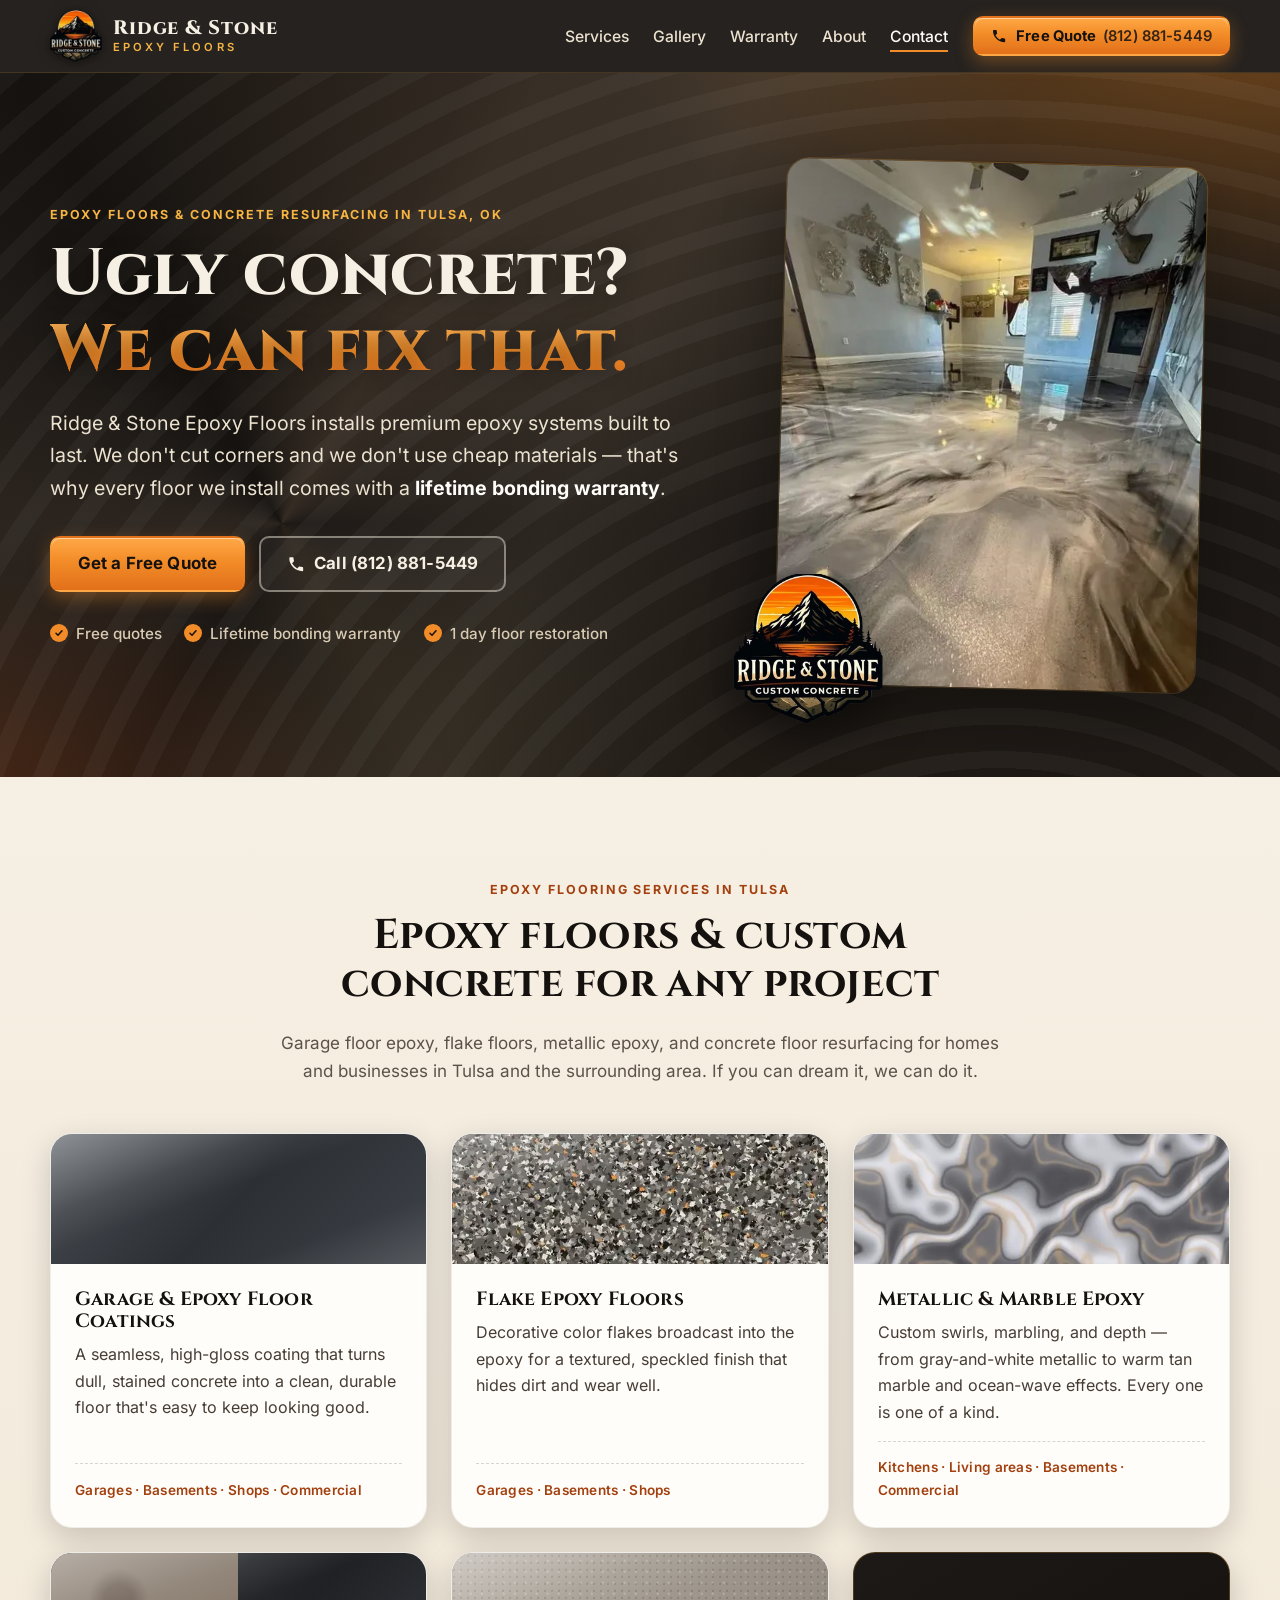
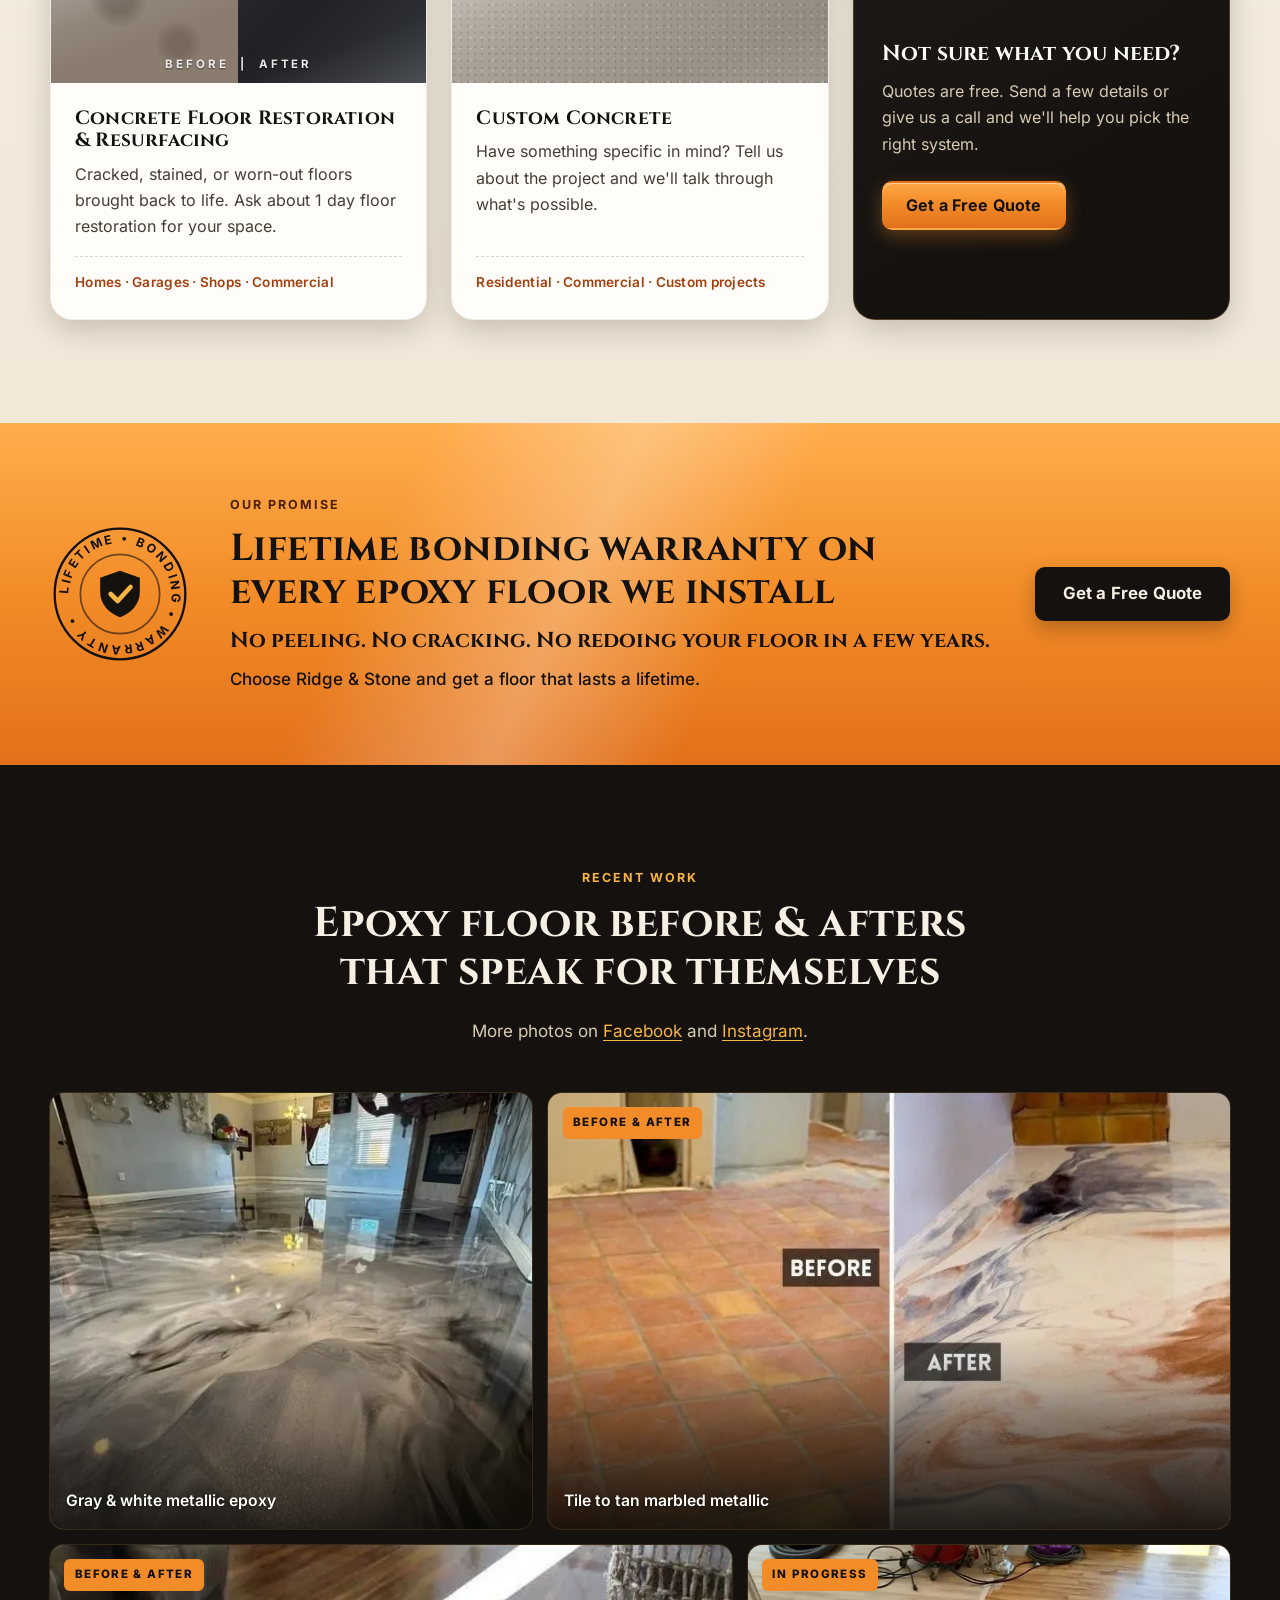
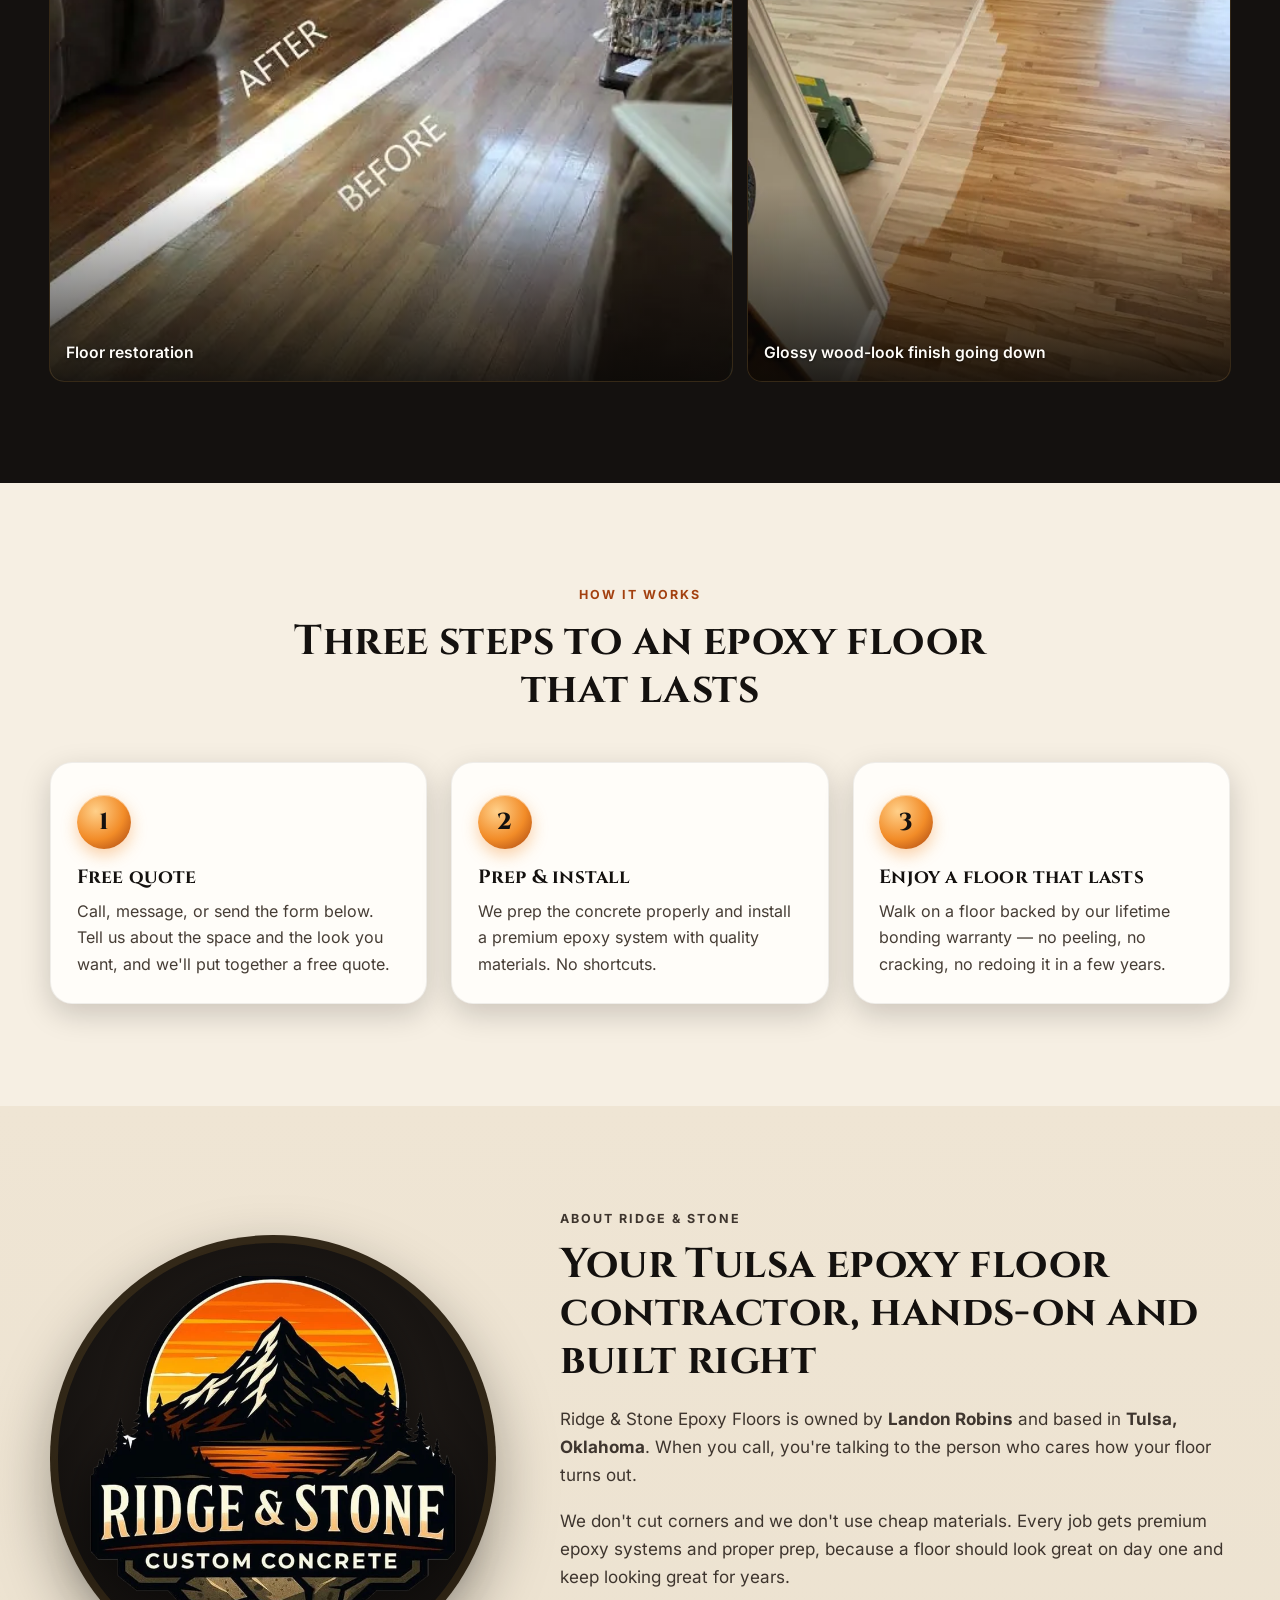
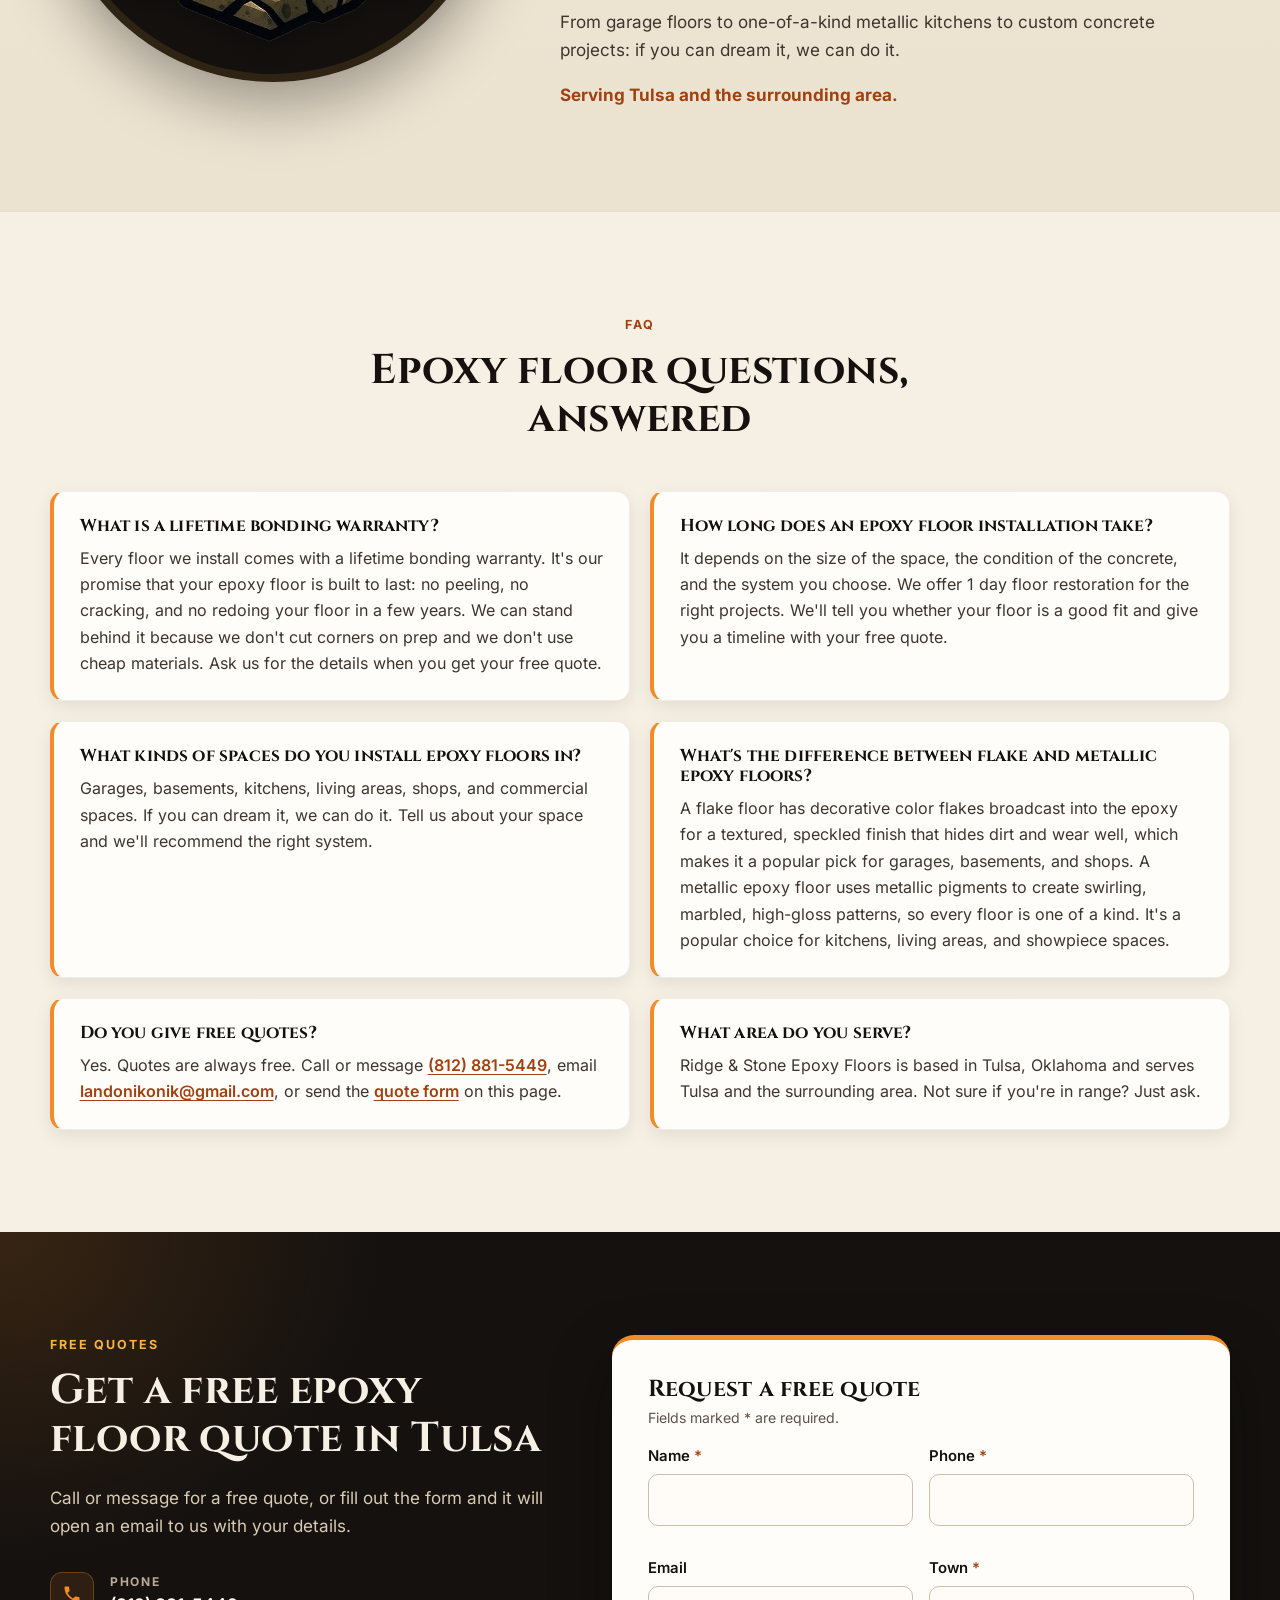
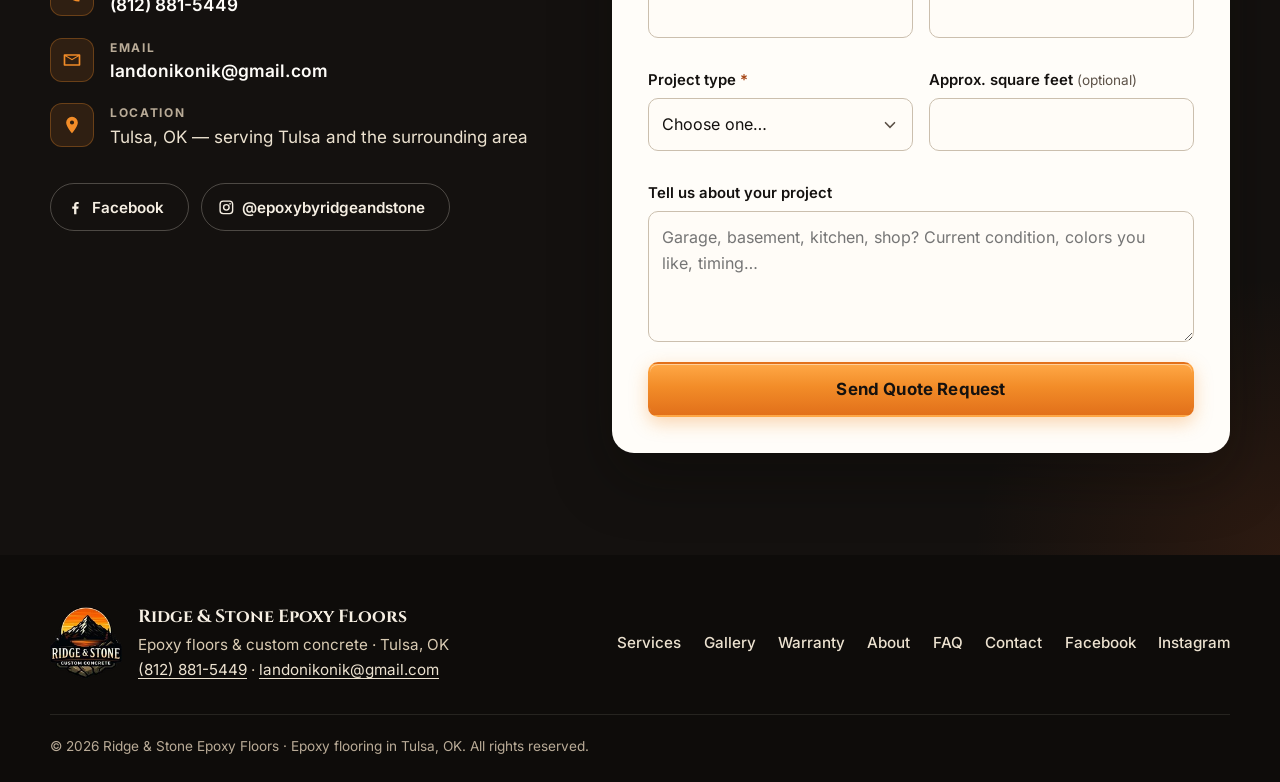
<file: index.html>
<!DOCTYPE html>
<html lang="en-US">
<head>
  <meta charset="utf-8">
  <meta name="viewport" content="width=device-width, initial-scale=1">
  <title>Epoxy Floors Tulsa, OK | Ridge &amp; Stone Epoxy Floors</title>
  <meta name="description" content="Garage floor epoxy, flake &amp; metallic epoxy floors, and concrete floor resurfacing in Tulsa, OK. Lifetime bonding warranty on every floor. Free quotes.">
  <meta name="robots" content="index, follow, max-image-preview:large">
  <meta name="theme-color" content="#14110f">
  <meta name="format-detection" content="telephone=no">
  <link rel="canonical" href="https://masonutt99.github.io/ridge-stone-epoxy/">

  <!-- Preload critical assets: self-hosted fonts (no third-party render blocking) + hero image -->
  <link rel="preload" href="assets/fonts/cinzel-latin.woff2" as="font" type="font/woff2" crossorigin>
  <link rel="preload" href="assets/fonts/inter-latin.woff2" as="font" type="font/woff2" crossorigin>
  <link rel="preload" as="image" type="image/webp" href="assets/img/metallic-gray-white-480.webp"
        imagesrcset="assets/img/metallic-gray-white-480.webp 480w, assets/img/metallic-gray-white-600.webp 600w, assets/img/metallic-gray-white.webp 720w"
        imagesizes="(max-width: 600px) calc(100vw - 2rem), (max-width: 900px) 360px, 420px" fetchpriority="high">
  <link rel="stylesheet" href="css/styles.css">

  <!-- Open Graph -->
  <meta property="og:type" content="website">
  <meta property="og:locale" content="en_US">
  <meta property="og:site_name" content="Ridge &amp; Stone Epoxy Floors">
  <meta property="og:title" content="Epoxy Floors in Tulsa, OK | Ridge &amp; Stone Epoxy Floors">
  <meta property="og:description" content="Garage, flake &amp; metallic epoxy floors and concrete floor resurfacing in Tulsa, OK. Lifetime bonding warranty. Free quotes: (812) 881-5449.">
  <meta property="og:url" content="https://masonutt99.github.io/ridge-stone-epoxy/">
  <meta property="og:image" content="https://masonutt99.github.io/ridge-stone-epoxy/assets/img/og-image.jpg">
  <meta property="og:image:secure_url" content="https://masonutt99.github.io/ridge-stone-epoxy/assets/img/og-image.jpg">
  <meta property="og:image:type" content="image/jpeg">
  <meta property="og:image:width" content="1200">
  <meta property="og:image:height" content="630">
  <meta property="og:image:alt" content="Ridge &amp; Stone logo over a glossy metallic epoxy floor, with the text Premium Epoxy Floors, Built to Last, Tulsa, OK">

  <!-- Twitter / X card -->
  <meta name="twitter:card" content="summary_large_image">
  <meta name="twitter:title" content="Epoxy Floors in Tulsa, OK | Ridge &amp; Stone Epoxy Floors">
  <meta name="twitter:description" content="Garage, flake &amp; metallic epoxy floors and concrete floor resurfacing in Tulsa, OK. Lifetime bonding warranty. Free quotes.">
  <meta name="twitter:image" content="https://masonutt99.github.io/ridge-stone-epoxy/assets/img/og-image.jpg">
  <meta name="twitter:image:alt" content="Ridge &amp; Stone logo over a glossy metallic epoxy floor">

  <link rel="icon" type="image/png" sizes="32x32" href="assets/img/logo-32.png">
  <link rel="icon" type="image/png" sizes="64x64" href="assets/img/logo-64.png">
  <link rel="apple-touch-icon" sizes="180x180" href="assets/img/apple-touch-icon.png">
  <link rel="sitemap" type="application/xml" href="sitemap.xml">

  <script type="application/ld+json">
  {
    "@context": "https://schema.org",
    "@graph": [
      {
        "@type": "HomeAndConstructionBusiness",
        "@id": "https://masonutt99.github.io/ridge-stone-epoxy/#business",
        "name": "Ridge & Stone Epoxy Floors",
        "alternateName": "Ridge & Stone Custom Concrete",
        "description": "Epoxy flooring and custom concrete contractor in Tulsa, Oklahoma: garage floor epoxy, flake floors, metallic and marble epoxy, concrete floor restoration and resurfacing. Every floor comes with a lifetime bonding warranty.",
        "slogan": "Ugly concrete? We can fix that.",
        "url": "https://masonutt99.github.io/ridge-stone-epoxy/",
        "logo": "https://masonutt99.github.io/ridge-stone-epoxy/assets/img/logo-512.png",
        "image": [
          "https://masonutt99.github.io/ridge-stone-epoxy/assets/img/og-image.jpg",
          "https://masonutt99.github.io/ridge-stone-epoxy/assets/img/metallic-gray-white.jpg",
          "https://masonutt99.github.io/ridge-stone-epoxy/assets/img/before-after-marble.jpg"
        ],
        "telephone": "+1-812-881-5449",
        "email": "landonikonik@gmail.com",
        "address": {
          "@type": "PostalAddress",
          "addressLocality": "Tulsa",
          "addressRegion": "OK",
          "addressCountry": "US"
        },
        "areaServed": [
          {
            "@type": "City",
            "name": "Tulsa",
            "containedInPlace": { "@type": "State", "name": "Oklahoma" }
          },
          { "@type": "Place", "name": "Tulsa, OK and the surrounding area" }
        ],
        "founder": { "@type": "Person", "name": "Landon Robins" },
        "knowsAbout": ["Epoxy flooring", "Garage floor epoxy", "Flake epoxy floors", "Metallic epoxy floors", "Concrete floor resurfacing", "Custom concrete"],
        "sameAs": [
          "https://www.facebook.com/profile.php?id=61583921176945",
          "https://www.instagram.com/epoxybyridgeandstone/"
        ],
        "hasOfferCatalog": {
          "@type": "OfferCatalog",
          "name": "Epoxy flooring and concrete services",
          "itemListElement": [
            { "@type": "Offer", "itemOffered": { "@type": "Service", "name": "Epoxy floor coatings", "serviceType": "Epoxy flooring", "description": "Seamless, high-gloss epoxy floors for garages, basements, shops and commercial spaces.", "areaServed": "Tulsa, OK" } },
            { "@type": "Offer", "itemOffered": { "@type": "Service", "name": "Flake epoxy floors", "serviceType": "Flake floor coating", "description": "Decorative color flakes broadcast into epoxy for a textured, speckled garage or basement floor.", "areaServed": "Tulsa, OK" } },
            { "@type": "Offer", "itemOffered": { "@type": "Service", "name": "Metallic & marble epoxy floors", "serviceType": "Metallic epoxy flooring", "description": "Custom metallic and marbled epoxy floors for kitchens, living areas, basements and commercial spaces.", "areaServed": "Tulsa, OK" } },
            { "@type": "Offer", "itemOffered": { "@type": "Service", "name": "Concrete floor restoration & resurfacing", "serviceType": "Concrete resurfacing", "description": "Restoring cracked, stained or worn floors, including 1 day floor restoration for suitable projects.", "areaServed": "Tulsa, OK" } },
            { "@type": "Offer", "itemOffered": { "@type": "Service", "name": "Custom concrete", "serviceType": "Custom concrete", "description": "Custom concrete for residential and commercial projects.", "areaServed": "Tulsa, OK" } }
          ]
        }
      },
      {
        "@type": "WebSite",
        "@id": "https://masonutt99.github.io/ridge-stone-epoxy/#website",
        "name": "Ridge & Stone Epoxy Floors",
        "url": "https://masonutt99.github.io/ridge-stone-epoxy/",
        "inLanguage": "en-US",
        "publisher": { "@id": "https://masonutt99.github.io/ridge-stone-epoxy/#business" }
      },
      {
        "@type": "FAQPage",
        "@id": "https://masonutt99.github.io/ridge-stone-epoxy/#faq",
        "mainEntity": [
          {
            "@type": "Question",
            "name": "What is a lifetime bonding warranty?",
            "acceptedAnswer": { "@type": "Answer", "text": "Every floor we install comes with a lifetime bonding warranty. It's our promise that your epoxy floor is built to last: no peeling, no cracking, and no redoing your floor in a few years. We can stand behind it because we don't cut corners on prep and we don't use cheap materials. Ask us for the details when you get your free quote." }
          },
          {
            "@type": "Question",
            "name": "How long does an epoxy floor installation take?",
            "acceptedAnswer": { "@type": "Answer", "text": "It depends on the size of the space, the condition of the concrete, and the system you choose. We offer 1 day floor restoration for the right projects. We'll tell you whether your floor is a good fit and give you a timeline with your free quote." }
          },
          {
            "@type": "Question",
            "name": "What kinds of spaces do you install epoxy floors in?",
            "acceptedAnswer": { "@type": "Answer", "text": "Garages, basements, kitchens, living areas, shops, and commercial spaces. If you can dream it, we can do it. Tell us about your space and we'll recommend the right system." }
          },
          {
            "@type": "Question",
            "name": "What's the difference between flake and metallic epoxy floors?",
            "acceptedAnswer": { "@type": "Answer", "text": "A flake floor has decorative color flakes broadcast into the epoxy for a textured, speckled finish that hides dirt and wear well, which makes it a popular pick for garages, basements, and shops. A metallic epoxy floor uses metallic pigments to create swirling, marbled, high-gloss patterns, so every floor is one of a kind. It's a popular choice for kitchens, living areas, and showpiece spaces." }
          },
          {
            "@type": "Question",
            "name": "Do you give free quotes?",
            "acceptedAnswer": { "@type": "Answer", "text": "Yes. Quotes are always free. Call or message (812) 881-5449, email landonikonik@gmail.com, or send the quote form on this page." }
          },
          {
            "@type": "Question",
            "name": "What area do you serve?",
            "acceptedAnswer": { "@type": "Answer", "text": "Ridge & Stone Epoxy Floors is based in Tulsa, Oklahoma and serves Tulsa and the surrounding area. Not sure if you're in range? Just ask." }
          }
        ]
      }
    ]
  }
  </script>
</head>
<body>
  <a class="skip-link" href="#main">Skip to main content</a>

  <header class="site-header" id="top">
    <div class="container header-inner">
      <a class="brand" href="#top" aria-label="Ridge &amp; Stone Epoxy Floors, back to top">
        <img src="assets/img/logo-120.webp" srcset="assets/img/logo-120.webp 1x, assets/img/logo-240.webp 2x" alt="" width="120" height="120" class="brand-logo">
        <span class="brand-text">
          <span class="brand-name">Ridge &amp; Stone</span>
          <span class="brand-sub">Epoxy Floors</span>
        </span>
      </a>

      <button class="nav-toggle" type="button" aria-expanded="false" aria-controls="primary-nav">
        <span class="sr-only">Menu</span>
        <span class="nav-toggle-bar" aria-hidden="true"></span>
      </button>

      <nav class="primary-nav" id="primary-nav" aria-label="Primary">
        <ul>
          <li><a href="#services">Services</a></li>
          <li><a href="#gallery">Gallery</a></li>
          <li><a href="#warranty">Warranty</a></li>
          <li><a href="#about">About</a></li>
          <li><a href="#contact">Contact</a></li>
        </ul>
        <a class="btn btn-primary btn-sm nav-cta" href="tel:+18128815449">
          <svg class="icon" aria-hidden="true" viewBox="0 0 24 24"><path d="M6.6 10.8a15.1 15.1 0 0 0 6.6 6.6l2.2-2.2a1 1 0 0 1 1-.25 11.4 11.4 0 0 0 3.6.57 1 1 0 0 1 1 1V20a1 1 0 0 1-1 1A17 17 0 0 1 3 4a1 1 0 0 1 1-1h3.5a1 1 0 0 1 1 1c0 1.25.2 2.45.57 3.57a1 1 0 0 1-.25 1z"/></svg>
          <span>Free Quote <span class="nav-cta-phone">(812) 881-5449</span></span>
        </a>
      </nav>
    </div>
  </header>

  <main id="main">
    <!-- HERO -->
    <section class="hero" aria-labelledby="hero-title">
      <div class="hero-bg" aria-hidden="true"></div>
      <div class="container hero-inner">
        <div class="hero-copy">
          <h1 id="hero-title">
            <span class="eyebrow h1-kicker">Epoxy Floors &amp; Concrete Resurfacing in Tulsa, OK</span>
            Ugly concrete? <span class="accent">We can fix that.</span>
          </h1>
          <p class="lead">Ridge &amp; Stone Epoxy Floors installs premium epoxy systems built to last. We don't cut corners and we don't use cheap materials &mdash; that's why every floor we install comes with a <strong>lifetime bonding warranty</strong>.</p>
          <div class="hero-ctas">
            <a class="btn btn-primary btn-lg" href="#contact">Get a Free Quote</a>
            <a class="btn btn-ghost btn-lg" href="tel:+18128815449">
              <svg class="icon" aria-hidden="true" viewBox="0 0 24 24"><path d="M6.6 10.8a15.1 15.1 0 0 0 6.6 6.6l2.2-2.2a1 1 0 0 1 1-.25 11.4 11.4 0 0 0 3.6.57 1 1 0 0 1 1 1V20a1 1 0 0 1-1 1A17 17 0 0 1 3 4a1 1 0 0 1 1-1h3.5a1 1 0 0 1 1 1c0 1.25.2 2.45.57 3.57a1 1 0 0 1-.25 1z"/></svg>
              Call (812) 881-5449
            </a>
          </div>
          <ul class="hero-points" aria-label="Highlights">
            <li>Free quotes</li>
            <li>Lifetime bonding warranty</li>
            <li>1 day floor restoration</li>
          </ul>
        </div>

        <div class="hero-visual">
          <figure class="hero-photo">
            <picture>
              <source type="image/webp" srcset="assets/img/metallic-gray-white-480.webp 480w, assets/img/metallic-gray-white-600.webp 600w, assets/img/metallic-gray-white.webp 720w" sizes="(max-width: 600px) calc(100vw - 2rem), (max-width: 900px) 360px, 420px">
              <img src="assets/img/metallic-gray-white.jpg" alt="High-gloss gray and white metallic epoxy floor installed through an open living room" width="720" height="960" fetchpriority="high" decoding="async">
            </picture>
          </figure>
          <img class="hero-badge" src="assets/img/logo-240.webp" srcset="assets/img/logo-120.webp 120w, assets/img/logo-240.webp 240w" sizes="(max-width: 600px) 110px, 150px" alt="" width="240" height="240" aria-hidden="true" decoding="async">
        </div>
      </div>
    </section>

    <!-- SERVICES -->
    <section class="section services" id="services" aria-labelledby="services-title">
      <div class="container">
        <div class="section-head">
          <p class="eyebrow">Epoxy flooring services in Tulsa</p>
          <h2 id="services-title">Epoxy floors &amp; custom concrete for any project</h2>
          <p>Garage floor epoxy, flake floors, metallic epoxy, and concrete floor resurfacing for homes and businesses in Tulsa and the surrounding area. If you can dream it, we can do it.</p>
        </div>

        <ul class="card-grid" role="list">
          <li class="card">
            <div class="swatch swatch-epoxy" aria-hidden="true"></div>
            <div class="card-body">
              <h3>Garage &amp; Epoxy Floor Coatings</h3>
              <p>A seamless, high-gloss coating that turns dull, stained concrete into a clean, durable floor that's easy to keep looking good.</p>
              <p class="spaces"><span class="sr-only">Typical spaces: </span>Garages &middot; Basements &middot; Shops &middot; Commercial</p>
            </div>
          </li>
          <li class="card">
            <div class="swatch swatch-flake" aria-hidden="true"></div>
            <div class="card-body">
              <h3>Flake Epoxy Floors</h3>
              <p>Decorative color flakes broadcast into the epoxy for a textured, speckled finish that hides dirt and wear well.</p>
              <p class="spaces"><span class="sr-only">Typical spaces: </span>Garages &middot; Basements &middot; Shops</p>
            </div>
          </li>
          <li class="card">
            <div class="swatch swatch-metallic" aria-hidden="true"></div>
            <div class="card-body">
              <h3>Metallic &amp; Marble Epoxy</h3>
              <p>Custom swirls, marbling, and depth &mdash; from gray-and-white metallic to warm tan marble and ocean-wave effects. Every one is one of a kind.</p>
              <p class="spaces"><span class="sr-only">Typical spaces: </span>Kitchens &middot; Living areas &middot; Basements &middot; Commercial</p>
            </div>
          </li>
          <li class="card">
            <div class="swatch swatch-restore" aria-hidden="true"></div>
            <div class="card-body">
              <h3>Concrete Floor Restoration &amp; Resurfacing</h3>
              <p>Cracked, stained, or worn-out floors brought back to life. Ask about 1 day floor restoration for your space.</p>
              <p class="spaces"><span class="sr-only">Typical spaces: </span>Homes &middot; Garages &middot; Shops &middot; Commercial</p>
            </div>
          </li>
          <li class="card">
            <div class="swatch swatch-concrete" aria-hidden="true"></div>
            <div class="card-body">
              <h3>Custom Concrete</h3>
              <p>Have something specific in mind? Tell us about the project and we'll talk through what's possible.</p>
              <p class="spaces"><span class="sr-only">Typical spaces: </span>Residential &middot; Commercial &middot; Custom projects</p>
            </div>
          </li>
          <li class="card card-cta">
            <div class="card-body">
              <h3>Not sure what you need?</h3>
              <p>Quotes are free. Send a few details or give us a call and we'll help you pick the right system.</p>
              <a class="btn btn-primary" href="#contact">Get a Free Quote</a>
            </div>
          </li>
        </ul>
      </div>
    </section>

    <!-- WARRANTY -->
    <section class="warranty" id="warranty" aria-labelledby="warranty-title">
      <div class="container warranty-inner">
        <div class="warranty-seal" aria-hidden="true">
          <svg viewBox="0 0 120 120"><defs><path id="seal-arc" d="M60 60 m-44 0 a44 44 0 1 1 88 0 a44 44 0 1 1 -88 0"/></defs><circle cx="60" cy="60" r="56" fill="none" stroke="currentColor" stroke-width="2"/><circle cx="60" cy="60" r="34" fill="none" stroke="currentColor" stroke-width="1.5" opacity=".6"/><text font-size="10.5" letter-spacing="2.4" fill="currentColor" font-weight="700"><textPath href="#seal-arc">LIFETIME &#8226; BONDING &#8226; WARRANTY &#8226;</textPath></text><path d="M60 40 l17 6 v12c0 11-7.5 18-17 22-9.5-4-17-11-17-22V46z" fill="currentColor"/><path d="M52 60l6 6 11-12" stroke="#f6b443" stroke-width="4" fill="none" stroke-linecap="round" stroke-linejoin="round"/></svg>
        </div>
        <div class="warranty-copy">
          <p class="eyebrow">Our promise</p>
          <h2 id="warranty-title">Lifetime bonding warranty on every epoxy floor we install</h2>
          <p class="warranty-lines"><span>No peeling.</span> <span>No cracking.</span> <span>No redoing your floor in a few years.</span></p>
          <p>Choose Ridge &amp; Stone and get a floor that lasts a lifetime.</p>
        </div>
        <a class="btn btn-dark btn-lg" href="#contact">Get a Free Quote</a>
      </div>
    </section>

    <!-- GALLERY -->
    <section class="section gallery" id="gallery" aria-labelledby="gallery-title">
      <div class="container">
        <div class="section-head">
          <p class="eyebrow">Recent work</p>
          <h2 id="gallery-title">Epoxy floor before &amp; afters that speak for themselves</h2>
          <p>More photos on <a href="https://www.facebook.com/profile.php?id=61583921176945" target="_blank" rel="noopener">Facebook</a> and <a href="https://www.instagram.com/epoxybyridgeandstone/" target="_blank" rel="noopener">Instagram</a>.</p>
        </div>

        <ul class="gallery-grid" role="list">
          <li class="g-item g-tall">
            <button class="g-btn" type="button" data-full="assets/img/metallic-gray-white.webp" data-caption="Gray &amp; white metallic epoxy">
              <picture>
                <source type="image/webp" srcset="assets/img/metallic-gray-white-480.webp 480w, assets/img/metallic-gray-white-600.webp 600w, assets/img/metallic-gray-white.webp 720w" sizes="(max-width: 600px) 100vw, (max-width: 900px) 50vw, 480px">
                <img src="assets/img/metallic-gray-white.jpg" alt="Gray and white metallic epoxy floor with a mirror-like high-gloss finish in a living area" width="720" height="960" loading="lazy" decoding="async">
              </picture>
              <span class="g-caption">Gray &amp; white metallic epoxy</span>
            </button>
          </li>
          <li class="g-item g-wide">
            <button class="g-btn" type="button" data-full="assets/img/before-after-marble.webp" data-caption="Before &amp; after: old tile to tan marbled metallic epoxy">
              <picture>
                <source type="image/webp" srcset="assets/img/before-after-marble-480.webp 480w, assets/img/before-after-marble.webp 800w" sizes="(max-width: 600px) 100vw, (max-width: 900px) 50vw, 680px">
                <img src="assets/img/before-after-marble.jpg" alt="Before and after: worn terracotta tile floor resurfaced with a tan, white, and gray marbled metallic epoxy floor" width="800" height="500" loading="lazy" decoding="async">
              </picture>
              <span class="g-tag">Before &amp; After</span>
              <span class="g-caption">Tile to tan marbled metallic</span>
            </button>
          </li>
          <li class="g-item g-wide">
            <button class="g-btn" type="button" data-full="assets/img/before-after-wood.webp" data-caption="Before &amp; after: floor restoration">
              <picture>
                <source type="image/webp" srcset="assets/img/before-after-wood.webp">
                <img src="assets/img/before-after-wood.jpg" alt="Before and after floor restoration: dull, worn finish on one side and a glossy restored finish on the other" width="640" height="360" loading="lazy" decoding="async">
              </picture>
              <span class="g-tag">Before &amp; After</span>
              <span class="g-caption">Floor restoration</span>
            </button>
          </li>
          <li class="g-item g-tall">
            <button class="g-btn" type="button" data-full="assets/img/wood-floor-restoration.webp" data-caption="Floor restoration in progress: prepped section on the left, fresh glossy finish on the right">
              <picture>
                <source type="image/webp" srcset="assets/img/wood-floor-restoration-480.webp 480w, assets/img/wood-floor-restoration-600.webp 600w, assets/img/wood-floor-restoration.webp 720w" sizes="(max-width: 600px) 100vw, (max-width: 900px) 50vw, 480px">
                <img src="assets/img/wood-floor-restoration.jpg" alt="Floor restoration in progress, with a sanded section beside a section with a fresh glossy finish" width="720" height="960" loading="lazy" decoding="async">
              </picture>
              <span class="g-tag">In Progress</span>
              <span class="g-caption">Glossy wood-look finish going down</span>
            </button>
          </li>
        </ul>
      </div>
    </section>

    <!-- PROCESS -->
    <section class="section process" id="process" aria-labelledby="process-title">
      <div class="container">
        <div class="section-head">
          <p class="eyebrow">How it works</p>
          <h2 id="process-title">Three steps to an epoxy floor that lasts</h2>
        </div>
        <ol class="steps">
          <li class="step">
            <span class="step-num" aria-hidden="true">1</span>
            <h3>Free quote</h3>
            <p>Call, message, or send the form below. Tell us about the space and the look you want, and we'll put together a free quote.</p>
          </li>
          <li class="step">
            <span class="step-num" aria-hidden="true">2</span>
            <h3>Prep &amp; install</h3>
            <p>We prep the concrete properly and install a premium epoxy system with quality materials. No shortcuts.</p>
          </li>
          <li class="step">
            <span class="step-num" aria-hidden="true">3</span>
            <h3>Enjoy a floor that lasts</h3>
            <p>Walk on a floor backed by our lifetime bonding warranty &mdash; no peeling, no cracking, no redoing it in a few years.</p>
          </li>
        </ol>
      </div>
    </section>

    <!-- ABOUT -->
    <section class="section about" id="about" aria-labelledby="about-title">
      <div class="container about-inner">
        <div class="about-logo">
          <img src="assets/img/logo-640.webp" alt="Ridge &amp; Stone Custom Concrete logo: a dark mountain against an orange sunset with pine trees" width="640" height="639" loading="lazy" decoding="async">
        </div>
        <div class="about-copy">
          <p class="eyebrow">About Ridge &amp; Stone</p>
          <h2 id="about-title">Your Tulsa epoxy floor contractor, hands-on and built right</h2>
          <p>Ridge &amp; Stone Epoxy Floors is owned by <strong>Landon Robins</strong> and based in <strong>Tulsa, Oklahoma</strong>. When you call, you're talking to the person who cares how your floor turns out.</p>
          <p>We don't cut corners and we don't use cheap materials. Every job gets premium epoxy systems and proper prep, because a floor should look great on day one and keep looking great for years.</p>
          <p>From garage floors to one-of-a-kind metallic kitchens to custom concrete projects: if you can dream it, we can do it.</p>
          <p class="about-area">Serving Tulsa and the surrounding area.</p>
        </div>
      </div>
    </section>

    <!-- FAQ -->
    <section class="section faq" id="faq" aria-labelledby="faq-title">
      <div class="container">
        <div class="section-head">
          <p class="eyebrow">FAQ</p>
          <h2 id="faq-title">Epoxy floor questions, answered</h2>
        </div>
        <div class="faq-grid">
          <div class="faq-item">
            <h3>What is a lifetime bonding warranty?</h3>
            <p>Every floor we install comes with a lifetime bonding warranty. It's our promise that your epoxy floor is built to last: no peeling, no cracking, and no redoing your floor in a few years. We can stand behind it because we don't cut corners on prep and we don't use cheap materials. Ask us for the details when you get your free quote.</p>
          </div>
          <div class="faq-item">
            <h3>How long does an epoxy floor installation take?</h3>
            <p>It depends on the size of the space, the condition of the concrete, and the system you choose. We offer 1 day floor restoration for the right projects. We'll tell you whether your floor is a good fit and give you a timeline with your free quote.</p>
          </div>
          <div class="faq-item">
            <h3>What kinds of spaces do you install epoxy floors in?</h3>
            <p>Garages, basements, kitchens, living areas, shops, and commercial spaces. If you can dream it, we can do it. Tell us about your space and we'll recommend the right system.</p>
          </div>
          <div class="faq-item">
            <h3>What's the difference between flake and metallic epoxy floors?</h3>
            <p>A flake floor has decorative color flakes broadcast into the epoxy for a textured, speckled finish that hides dirt and wear well, which makes it a popular pick for garages, basements, and shops. A metallic epoxy floor uses metallic pigments to create swirling, marbled, high-gloss patterns, so every floor is one of a kind. It's a popular choice for kitchens, living areas, and showpiece spaces.</p>
          </div>
          <div class="faq-item">
            <h3>Do you give free quotes?</h3>
            <p>Yes. Quotes are always free. Call or message <a href="tel:+18128815449">(812) 881-5449</a>, email <a href="mailto:landonikonik@gmail.com">landonikonik@gmail.com</a>, or send the <a href="#quote-form">quote form</a> on this page.</p>
          </div>
          <div class="faq-item">
            <h3>What area do you serve?</h3>
            <p>Ridge &amp; Stone Epoxy Floors is based in Tulsa, Oklahoma and serves Tulsa and the surrounding area. Not sure if you're in range? Just ask.</p>
          </div>
        </div>
      </div>
    </section>

    <!-- CONTACT -->
    <section class="section contact" id="contact" aria-labelledby="contact-title">
      <div class="container contact-inner">
        <div class="contact-info">
          <p class="eyebrow">Free quotes</p>
          <h2 id="contact-title">Get a free epoxy floor quote in Tulsa</h2>
          <p>Call or message for a free quote, or fill out the form and it will open an email to us with your details.</p>

          <ul class="contact-list" role="list">
            <li>
              <svg class="icon" aria-hidden="true" viewBox="0 0 24 24"><path d="M6.6 10.8a15.1 15.1 0 0 0 6.6 6.6l2.2-2.2a1 1 0 0 1 1-.25 11.4 11.4 0 0 0 3.6.57 1 1 0 0 1 1 1V20a1 1 0 0 1-1 1A17 17 0 0 1 3 4a1 1 0 0 1 1-1h3.5a1 1 0 0 1 1 1c0 1.25.2 2.45.57 3.57a1 1 0 0 1-.25 1z"/></svg>
              <div><span class="label">Phone</span><a href="tel:+18128815449">(812) 881-5449</a></div>
            </li>
            <li>
              <svg class="icon" aria-hidden="true" viewBox="0 0 24 24"><path d="M3 5h18a1 1 0 0 1 1 1v12a1 1 0 0 1-1 1H3a1 1 0 0 1-1-1V6a1 1 0 0 1 1-1zm9 7.2L4 7.5V17h16V7.5zM5.3 7l6.7 3.9L18.7 7z"/></svg>
              <div><span class="label">Email</span><a href="mailto:landonikonik@gmail.com">landonikonik@gmail.com</a></div>
            </li>
            <li>
              <svg class="icon" aria-hidden="true" viewBox="0 0 24 24"><path d="M12 2a7 7 0 0 1 7 7c0 5.2-7 13-7 13S5 14.2 5 9a7 7 0 0 1 7-7zm0 4.5A2.5 2.5 0 1 0 12 11.5 2.5 2.5 0 0 0 12 6.5z"/></svg>
              <div><span class="label">Location</span><span>Tulsa, OK &mdash; serving Tulsa and the surrounding area</span></div>
            </li>
          </ul>

          <div class="social">
            <a class="social-link" href="https://www.facebook.com/profile.php?id=61583921176945" target="_blank" rel="noopener">
              <svg class="icon" aria-hidden="true" viewBox="0 0 24 24"><path d="M13.5 22v-8h2.7l.4-3.2h-3.1V8.8c0-.9.3-1.5 1.6-1.5h1.7V4.4c-.3 0-1.3-.1-2.5-.1-2.4 0-4.1 1.5-4.1 4.2v2.3H7.5V14h2.7v8z"/></svg>
              Facebook<span class="sr-only"> (opens in a new tab)</span>
            </a>
            <a class="social-link" href="https://www.instagram.com/epoxybyridgeandstone/" target="_blank" rel="noopener">
              <svg class="icon" aria-hidden="true" viewBox="0 0 24 24"><path d="M7.5 2h9A5.5 5.5 0 0 1 22 7.5v9a5.5 5.5 0 0 1-5.5 5.5h-9A5.5 5.5 0 0 1 2 16.5v-9A5.5 5.5 0 0 1 7.5 2zm0 2A3.5 3.5 0 0 0 4 7.5v9A3.5 3.5 0 0 0 7.5 20h9a3.5 3.5 0 0 0 3.5-3.5v-9A3.5 3.5 0 0 0 16.5 4zM12 7a5 5 0 1 1 0 10 5 5 0 0 1 0-10zm0 2a3 3 0 1 0 0 6 3 3 0 0 0 0-6zm5.3-3.3a1.2 1.2 0 1 1 0 2.4 1.2 1.2 0 0 1 0-2.4z"/></svg>
              @epoxybyridgeandstone<span class="sr-only"> on Instagram (opens in a new tab)</span>
            </a>
          </div>
        </div>

        <!--
          QUOTE FORM
          Right now this form needs no backend: on submit, js/main.js validates the fields and
          opens the visitor's email app with a pre-filled message to landonikonik@gmail.com.

          To switch to Formspree (sends submissions straight to your inbox, no email app needed):
            1. Create a free form at https://formspree.io and copy its endpoint, e.g. https://formspree.io/f/abcdwxyz
            2. On the <form> below, set:  action="https://formspree.io/f/abcdwxyz"  method="POST"
            3. In js/main.js, set FORMSPREE_ENDPOINT to the same URL. The script will then POST the
               form with fetch() and show the success message instead of opening a mailto: link.
            (Each field already has a name attribute, which Formspree uses as the label in the email.)
        -->
        <form class="quote-form" id="quote-form" novalidate>
          <h3 class="form-title">Request a free quote</h3>
          <p class="form-note">Fields marked <span aria-hidden="true">*</span><span class="sr-only">with an asterisk</span> are required.</p>

          <div class="form-grid">
            <div class="field">
              <label for="f-name">Name <span class="req" aria-hidden="true">*</span></label>
              <input id="f-name" name="name" type="text" autocomplete="name" required aria-describedby="f-name-err">
              <p class="field-error" id="f-name-err" aria-live="polite"></p>
            </div>
            <div class="field">
              <label for="f-phone">Phone <span class="req" aria-hidden="true">*</span></label>
              <input id="f-phone" name="phone" type="tel" autocomplete="tel" inputmode="tel" required aria-describedby="f-phone-err">
              <p class="field-error" id="f-phone-err" aria-live="polite"></p>
            </div>
            <div class="field">
              <label for="f-email">Email</label>
              <input id="f-email" name="email" type="email" autocomplete="email" aria-describedby="f-email-err">
              <p class="field-error" id="f-email-err" aria-live="polite"></p>
            </div>
            <div class="field">
              <label for="f-town">Town <span class="req" aria-hidden="true">*</span></label>
              <input id="f-town" name="town" type="text" autocomplete="address-level2" required aria-describedby="f-town-err">
              <p class="field-error" id="f-town-err" aria-live="polite"></p>
            </div>
            <div class="field">
              <label for="f-project">Project type <span class="req" aria-hidden="true">*</span></label>
              <select id="f-project" name="project_type" required aria-describedby="f-project-err">
                <option value="">Choose one&hellip;</option>
                <option>Epoxy floor</option>
                <option>Flake floor</option>
                <option>Metallic / marble epoxy</option>
                <option>Floor restoration / resurfacing</option>
                <option>Custom concrete</option>
                <option>Not sure yet</option>
              </select>
              <p class="field-error" id="f-project-err" aria-live="polite"></p>
            </div>
            <div class="field">
              <label for="f-sqft">Approx. square feet <span class="optional">(optional)</span></label>
              <input id="f-sqft" name="square_feet" type="number" min="1" step="1" inputmode="numeric" aria-describedby="f-sqft-err">
              <p class="field-error" id="f-sqft-err" aria-live="polite"></p>
            </div>
            <div class="field field-full">
              <label for="f-message">Tell us about your project</label>
              <textarea id="f-message" name="message" rows="4" placeholder="Garage, basement, kitchen, shop? Current condition, colors you like, timing&hellip;"></textarea>
            </div>
          </div>

          <button class="btn btn-primary btn-lg btn-block" type="submit">Send Quote Request</button>
          <p class="form-status" id="form-status" role="status" aria-live="polite"></p>
        </form>
      </div>
    </section>
  </main>

  <footer class="site-footer">
    <div class="container footer-inner">
      <div class="footer-brand">
        <img src="assets/img/logo-120.webp" srcset="assets/img/logo-120.webp 1x, assets/img/logo-240.webp 2x" alt="" width="120" height="120" loading="lazy" decoding="async">
        <div>
          <p class="footer-name">Ridge &amp; Stone Epoxy Floors</p>
          <p>Epoxy floors &amp; custom concrete &middot; Tulsa, OK</p>
          <p><a href="tel:+18128815449">(812) 881-5449</a> &middot; <a href="mailto:landonikonik@gmail.com">landonikonik@gmail.com</a></p>
        </div>
      </div>
      <nav aria-label="Footer">
        <ul class="footer-links">
          <li><a href="#services">Services</a></li>
          <li><a href="#gallery">Gallery</a></li>
          <li><a href="#warranty">Warranty</a></li>
          <li><a href="#about">About</a></li>
          <li><a href="#faq">FAQ</a></li>
          <li><a href="#contact">Contact</a></li>
          <li><a href="https://www.facebook.com/profile.php?id=61583921176945" target="_blank" rel="noopener">Facebook</a></li>
          <li><a href="https://www.instagram.com/epoxybyridgeandstone/" target="_blank" rel="noopener">Instagram</a></li>
        </ul>
      </nav>
    </div>
    <div class="container footer-bottom">
      <p>&copy; <span id="year">2026</span> Ridge &amp; Stone Epoxy Floors &middot; Epoxy flooring in Tulsa, OK. All rights reserved.</p>
    </div>
  </footer>

  <!-- Gallery lightbox -->
  <dialog class="lightbox" id="lightbox" aria-label="Photo viewer">
    <button class="lightbox-close" type="button" aria-label="Close photo">&times;</button>
    <img src="[data-uri]" alt="" id="lightbox-img">
    <p class="lightbox-caption" id="lightbox-caption"></p>
  </dialog>

  <script src="js/main.js" defer></script>
</body>
</html>
</file>
<file: css/styles.css>
/* ==========================================================
   Ridge & Stone Epoxy Floors
   Palette pulled from the logo: charcoal, sunset orange, cream
   ========================================================== */
/* Self-hosted Google Fonts (SIL Open Font License), latin subset, variable weight */
@font-face {
  font-family: "Cinzel"; font-style: normal; font-weight: 400 900; font-display: swap;
  src: url("../assets/fonts/cinzel-latin.woff2") format("woff2");
  unicode-range: U+0000-00FF, U+0131, U+0152-0153, U+02BB-02BC, U+02C6, U+02DA, U+02DC, U+0304, U+0308, U+0329, U+2000-206F, U+20AC, U+2122, U+2191, U+2193, U+2212, U+2215, U+FEFF, U+FFFD;
}
@font-face {
  font-family: "Inter"; font-style: normal; font-weight: 100 900; font-display: swap;
  src: url("../assets/fonts/inter-latin.woff2") format("woff2");
  unicode-range: U+0000-00FF, U+0131, U+0152-0153, U+02BB-02BC, U+02C6, U+02DA, U+02DC, U+0304, U+0308, U+0329, U+2000-206F, U+20AC, U+2122, U+2191, U+2193, U+2212, U+2215, U+FEFF, U+FFFD;
}

:root {
  --ink: #14110f;
  --ink-2: #1d1916;
  --ink-3: #2a2420;
  --stone: #3a332d;
  --cream: #f6efe3;
  --cream-2: #ece2d0;
  --sand: #d9cbb3;
  --muted: #b9ab97;
  --muted-dark: #5d5248;
  --orange: #f28c28;
  --orange-2: #e2701a;
  --amber: #f6b443;
  --ember: #a3400f;
  --white: #fffdf9;

  --font-display: "Cinzel", "Trajan Pro", "Times New Roman", Georgia, serif;
  --font-body: "Inter", system-ui, -apple-system, "Segoe UI", Roboto, Helvetica, Arial, sans-serif;

  --radius: 14px;
  --radius-lg: 22px;
  --shadow: 0 10px 30px rgba(10, 8, 6, .18);
  --shadow-lg: 0 24px 60px rgba(10, 8, 6, .35);
  --header-h: 72px;
  --container: 1180px;
}

*, *::before, *::after { box-sizing: border-box; }
html { scroll-behavior: smooth; scroll-padding-top: calc(var(--header-h) + 12px); -webkit-text-size-adjust: 100%; }
body {
  margin: 0;
  font-family: var(--font-body);
  font-size: 1.0625rem;
  line-height: 1.65;
  color: var(--ink);
  background: var(--cream);
  overflow-x: hidden;
}
img { max-width: 100%; height: auto; display: block; }
a { color: var(--ember); text-underline-offset: 3px; }
a:hover { color: var(--orange-2); }
h1, h2, h3 { font-family: var(--font-display); line-height: 1.15; margin: 0 0 .5em; letter-spacing: .01em; }
h2 { font-size: clamp(1.75rem, 1.2rem + 2.2vw, 2.6rem); font-weight: 700; }
h3 { font-size: 1.2rem; font-weight: 700; }
p { margin: 0 0 1em; }
ul, ol { margin: 0; padding: 0; }
[role="list"] { list-style: none; }

.container { width: min(100% - 2.5rem, var(--container)); margin-inline: auto; }
.sr-only {
  position: absolute !important; width: 1px; height: 1px; padding: 0; margin: -1px;
  overflow: hidden; clip: rect(0 0 0 0); white-space: nowrap; border: 0;
}
.skip-link {
  position: absolute; left: 1rem; top: -100px; z-index: 1000;
  background: var(--orange); color: var(--ink); padding: .7rem 1rem; border-radius: 8px; font-weight: 700;
}
.skip-link:focus { top: 1rem; }

:focus-visible { outline: 3px solid var(--amber); outline-offset: 3px; border-radius: 4px; }

.icon { width: 1.1em; height: 1.1em; fill: currentColor; flex: none; }

.eyebrow {
  font-family: var(--font-body);
  text-transform: uppercase; letter-spacing: .16em; font-size: .78rem; font-weight: 700;
  color: var(--ember); margin-bottom: .75rem;
}

/* ---------- Buttons ---------- */
.btn {
  --btn-bg: var(--orange);
  display: inline-flex; align-items: center; justify-content: center; gap: .55rem;
  font: 700 1rem/1 var(--font-body); letter-spacing: .01em;
  padding: .9rem 1.4rem; border-radius: 10px; border: 2px solid transparent;
  text-decoration: none; cursor: pointer; position: relative; overflow: hidden;
  transition: transform .15s ease, box-shadow .2s ease, background-color .2s ease, color .2s ease, border-color .2s ease;
}
.btn-primary {
  color: var(--ink);
  background: linear-gradient(180deg, #ffa846 0%, var(--orange) 45%, var(--orange-2) 100%);
  box-shadow: 0 6px 18px rgba(242, 140, 40, .35), inset 0 1px 0 rgba(255,255,255,.45);
}
.btn-primary::after { /* glossy sheen */
  content: ""; position: absolute; inset: 0;
  background: linear-gradient(110deg, transparent 30%, rgba(255,255,255,.45) 45%, transparent 60%);
  transform: translateX(-120%); transition: transform .6s ease;
}
.btn-primary:hover { color: var(--ink); transform: translateY(-1px); box-shadow: 0 10px 24px rgba(242, 140, 40, .45), inset 0 1px 0 rgba(255,255,255,.5); }
.btn-primary:hover::after { transform: translateX(120%); }
.btn-ghost { color: var(--cream); border-color: rgba(246, 239, 227, .45); background: rgba(255,255,255,.04); }
.btn-ghost:hover { color: var(--ink); background: var(--cream); border-color: var(--cream); }
.btn-dark { color: var(--cream); background: var(--ink); box-shadow: 0 8px 20px rgba(0,0,0,.25); }
.btn-dark:hover { color: var(--white); background: var(--ink-3); transform: translateY(-1px); }
.btn-sm { padding: .65rem 1rem; font-size: .92rem; }
.btn-lg { padding: 1.05rem 1.6rem; font-size: 1.05rem; }
.btn-block { width: 100%; }
.quote-form .btn-block { margin-top: 1.25rem; }

/* ---------- Header ---------- */
.site-header {
  position: sticky; top: 0; z-index: 100;
  background: rgba(20, 17, 15, .92);
  backdrop-filter: saturate(140%) blur(10px);
  -webkit-backdrop-filter: saturate(140%) blur(10px);
  border-bottom: 1px solid rgba(246, 180, 67, .14);
  transition: box-shadow .25s ease;
}
.site-header.is-scrolled { box-shadow: 0 8px 24px rgba(0,0,0,.35); }
.header-inner { display: flex; align-items: center; justify-content: space-between; min-height: var(--header-h); gap: 1rem; }
.brand { display: flex; align-items: center; gap: .7rem; text-decoration: none; color: var(--cream); }
.brand:hover { color: var(--white); }
.brand-logo { width: 52px; height: 52px; filter: drop-shadow(0 2px 6px rgba(0,0,0,.5)); }
.brand-text { display: flex; flex-direction: column; line-height: 1.05; }
.brand-name { font-family: var(--font-display); font-weight: 800; font-size: 1.22rem; letter-spacing: .04em; }
.brand-sub { font-size: .7rem; letter-spacing: .28em; text-transform: uppercase; color: var(--amber); font-weight: 600; margin-top: .25rem; }

.primary-nav { display: flex; align-items: center; gap: 1.6rem; }
.primary-nav ul { list-style: none; display: flex; gap: 1.5rem; }
.primary-nav ul a {
  color: var(--cream-2); text-decoration: none; font-weight: 500; font-size: .98rem; padding: .4rem 0; position: relative;
}
.primary-nav ul a::after {
  content: ""; position: absolute; left: 0; right: 0; bottom: 0; height: 2px; background: var(--orange);
  transform: scaleX(0); transform-origin: left; transition: transform .2s ease;
}
.primary-nav ul a:hover, .primary-nav ul a[aria-current="true"] { color: var(--white); }
.primary-nav ul a:hover::after, .primary-nav ul a[aria-current="true"]::after { transform: scaleX(1); }
.nav-cta-phone { font-weight: 600; opacity: .85; margin-left: .2rem; }

.nav-toggle {
  display: none; width: 46px; height: 46px; border-radius: 10px; border: 1px solid rgba(246,239,227,.25);
  background: transparent; color: var(--cream); cursor: pointer; position: relative;
}
.nav-toggle-bar, .nav-toggle-bar::before, .nav-toggle-bar::after {
  position: absolute; left: 50%; width: 22px; height: 2px; background: currentColor; border-radius: 2px;
  transform: translateX(-50%); transition: transform .25s ease, opacity .2s ease, top .25s ease;
}
.nav-toggle-bar { top: 50%; margin-top: -1px; }
.nav-toggle-bar::before, .nav-toggle-bar::after { content: ""; left: 0; transform: none; }
.nav-toggle-bar::before { top: -7px; }
.nav-toggle-bar::after { top: 7px; }
.nav-toggle[aria-expanded="true"] .nav-toggle-bar { background: transparent; }
.nav-toggle[aria-expanded="true"] .nav-toggle-bar::before { top: 0; transform: rotate(45deg); }
.nav-toggle[aria-expanded="true"] .nav-toggle-bar::after { top: 0; transform: rotate(-45deg); }

/* ---------- Hero ---------- */
.hero { position: relative; color: var(--cream); background: var(--ink); overflow: hidden; isolation: isolate; }
.hero-bg {
  position: absolute; inset: -20%; z-index: -1;
  background:
    radial-gradient(60% 50% at 85% 10%, rgba(242,140,40,.32), transparent 60%),
    radial-gradient(40% 40% at 10% 90%, rgba(196,80,26,.25), transparent 65%),
    conic-gradient(from 210deg at 30% 60%, #1b1714, #2b2520, #15120f, #332b24, #1b1714, #262019, #1b1714);
  filter: saturate(110%);
}
.hero-bg::after { /* metallic swirl sheen */
  content: ""; position: absolute; inset: 0;
  background:
    repeating-radial-gradient(ellipse at 70% 120%, rgba(255,255,255,.035) 0 18px, transparent 18px 46px),
    linear-gradient(115deg, transparent 35%, rgba(255,236,200,.07) 48%, transparent 60%);
  animation: sheen 14s ease-in-out infinite alternate;
}
@keyframes sheen { from { transform: translateX(-4%) rotate(0deg); } to { transform: translateX(4%) rotate(2deg); } }
.hero-inner {
  display: grid; grid-template-columns: 1.15fr .85fr; gap: 3.5rem; align-items: center;
  padding: clamp(3.5rem, 7vw, 6.5rem) 0 clamp(3.5rem, 7vw, 6rem);
}
.hero .eyebrow { color: var(--amber); }
.h1-kicker { display: block; line-height: 1.65; margin-bottom: .75rem; text-shadow: none; }
.hero h1 { font-size: clamp(2.3rem, 1.4rem + 4vw, 4.1rem); font-weight: 800; margin-bottom: 1.2rem; text-shadow: 0 2px 20px rgba(0,0,0,.35); }
.accent {
  color: var(--orange);
  background: linear-gradient(180deg, #ffc067 0%, var(--orange) 55%, #d8661f 100%);
  -webkit-background-clip: text; background-clip: text; -webkit-text-fill-color: transparent;
}
.lead { font-size: clamp(1.05rem, 1rem + .35vw, 1.22rem); color: var(--cream-2); max-width: 38em; }
.lead strong { color: var(--white); }
.hero-ctas { display: flex; flex-wrap: wrap; gap: .9rem; margin: 2rem 0 1.8rem; }
.hero-points { list-style: none; display: flex; flex-wrap: wrap; gap: .5rem 1.4rem; color: var(--sand); font-size: .95rem; font-weight: 500; }
.hero-points li { display: inline-flex; align-items: center; gap: .5rem; }
.hero-points li::before {
  content: ""; width: 18px; height: 18px; border-radius: 50%; flex: none;
  background: var(--orange) url("data:image/svg+xml,%3Csvg xmlns='http://www.w3.org/2000/svg' viewBox='0 0 24 24'%3E%3Cpath d='M6 12.5l4 4 8-9' stroke='%2314110f' stroke-width='3' fill='none' stroke-linecap='round' stroke-linejoin='round'/%3E%3C/svg%3E") center/12px no-repeat;
}

.hero-visual { position: relative; justify-self: center; width: min(100%, 420px); }
.hero-photo {
  margin: 0; border-radius: var(--radius-lg); overflow: hidden; position: relative;
  box-shadow: var(--shadow-lg), 0 0 0 1px rgba(246,180,67,.25);
  aspect-ratio: 4 / 5; transform: rotate(1.5deg);
}
.hero-photo picture, .g-btn picture { display: contents; }
.hero-photo img { width: 100%; height: 100%; object-fit: cover; }
.hero-photo::after { /* gloss */
  content: ""; position: absolute; inset: 0;
  background: linear-gradient(135deg, rgba(255,255,255,.22) 0%, transparent 35%, transparent 70%, rgba(242,140,40,.18) 100%);
}
.hero-badge {
  position: absolute; width: 150px; height: auto; left: -48px; bottom: -36px;
  filter: drop-shadow(0 12px 24px rgba(0,0,0,.55));
}

/* ---------- Sections ---------- */
.section { padding: clamp(4rem, 8vw, 6.5rem) 0; }
.section-head { max-width: 720px; margin: 0 auto 3rem; text-align: center; }
.section-head p:last-child { color: var(--muted-dark); margin-bottom: 0; }

/* Services */
.services { background: linear-gradient(180deg, var(--cream) 0%, #f1e8d8 100%); }
.card-grid { display: grid; grid-template-columns: repeat(3, 1fr); gap: 1.5rem; }
.card {
  background: var(--white); border-radius: var(--radius-lg); overflow: hidden;
  box-shadow: var(--shadow); border: 1px solid rgba(58, 51, 45, .08);
  display: flex; flex-direction: column; transition: transform .25s ease, box-shadow .25s ease;
}
.card:hover { transform: translateY(-4px); box-shadow: 0 18px 40px rgba(10,8,6,.22); }
.card-body { padding: 1.5rem 1.5rem 1.6rem; display: flex; flex-direction: column; flex: 1; }
.card-body p { color: #463d35; font-size: 1rem; }
.spaces {
  margin-top: auto; margin-bottom: 0; padding-top: .9rem; border-top: 1px dashed rgba(58,51,45,.2);
  font-size: .85rem !important; font-weight: 600; color: var(--ember) !important; letter-spacing: .02em;
}
.swatch { height: 130px; position: relative; overflow: hidden; }
.swatch::after { /* epoxy gloss */
  content: ""; position: absolute; inset: 0;
  background: linear-gradient(160deg, rgba(255,255,255,.38) 0%, rgba(255,255,255,.08) 30%, transparent 45%, transparent 75%, rgba(255,255,255,.12) 100%);
}
.swatch-epoxy { background: linear-gradient(135deg, #4a4f55 0%, #2c3035 50%, #3d4248 100%); }
.swatch-flake { background: #6f6a64 url("../assets/img/tex-flake.webp") center/cover no-repeat; }
.swatch-metallic { background: #9a9da2 url("../assets/img/tex-metallic.webp") center/cover no-repeat; }
.swatch-restore {
  background:
    radial-gradient(circle at 18% 35%, rgba(60,45,35,.35) 0 14px, transparent 30px),
    radial-gradient(circle at 34% 70%, rgba(60,45,35,.25) 0 10px, transparent 24px),
    linear-gradient(90deg, #8a7d70 0 50%, transparent 50%),
    linear-gradient(135deg, #3b3e43, #1f2124 60%, #33363b);
}
.swatch-restore::before {
  content: "Before  |  After"; position: absolute; left: 0; right: 0; bottom: .75rem; z-index: 1;
  text-align: center; font: 700 .72rem/1 var(--font-body); letter-spacing: .25em; text-transform: uppercase; color: rgba(255,255,255,.9);
  white-space: pre; text-shadow: 0 1px 2px rgba(0,0,0,.5);
}
.swatch-concrete {
  background-color: #a29a90;
  background-image:
    radial-gradient(circle at 30% 40%, rgba(0,0,0,.12) 0 1px, transparent 1.5px),
    radial-gradient(circle at 70% 70%, rgba(255,255,255,.18) 0 1px, transparent 1.5px),
    linear-gradient(135deg, #b3aba1, #8f877d);
  background-size: 7px 7px, 11px 11px, 100% 100%;
}
.card-cta { background: linear-gradient(150deg, var(--ink-2), var(--ink) 70%); color: var(--cream); border-color: rgba(246,180,67,.25); }
.card-cta .card-body { justify-content: center; padding: 2rem 1.75rem; }
.card-cta h3 { color: var(--white); font-size: 1.35rem; }
.card-cta p { color: var(--sand); }
.card-cta .btn { align-self: flex-start; margin-top: .5rem; }

/* Warranty band */
.warranty {
  position: relative; overflow: hidden; color: var(--ink);
  background:
    linear-gradient(115deg, transparent 30%, rgba(255,255,255,.28) 45%, transparent 58%),
    linear-gradient(180deg, #ffad4d 0%, var(--orange) 50%, var(--orange-2) 100%);
  padding: clamp(3rem, 6vw, 4.5rem) 0;
}
.warranty-inner { display: grid; grid-template-columns: auto 1fr auto; align-items: center; gap: 2.5rem; }
.warranty-seal { width: 140px; color: var(--ink); }
.warranty-seal svg { width: 100%; height: auto; display: block; }
.warranty .eyebrow { color: #4a1f06; }
.warranty h2 { font-size: clamp(1.6rem, 1.1rem + 2vw, 2.35rem); margin-bottom: .6rem; }
.warranty-lines { font-family: var(--font-display); font-weight: 700; font-size: clamp(1.05rem, .95rem + .6vw, 1.35rem); margin-bottom: .4rem; }
.warranty-lines span { white-space: nowrap; }
.warranty-copy p:last-child { margin: 0; font-weight: 500; }

/* Gallery */
.gallery { background: var(--ink); color: var(--cream); }
.gallery .section-head p:last-child { color: var(--sand); }
.gallery .section-head a { color: var(--amber); }
.gallery .eyebrow { color: var(--amber); }
.gallery-grid { display: grid; grid-template-columns: repeat(12, 1fr); grid-auto-rows: 210px; gap: 1rem; }
.g-item { grid-column: span 5; grid-row: span 2; }
.g-item.g-wide { grid-column: span 7; grid-row: span 2; }
.gallery-grid .g-item:nth-child(3) { grid-column: span 7; }
.gallery-grid .g-item:nth-child(4) { grid-column: span 5; }
.g-btn {
  all: unset; box-sizing: border-box; display: block; width: 100%; height: 100%; position: relative;
  border-radius: var(--radius); overflow: hidden; cursor: zoom-in; background: var(--ink-3);
  box-shadow: 0 0 0 1px rgba(246,180,67,.15);
}
.g-btn:focus-visible { outline: 3px solid var(--amber); outline-offset: 3px; }
.g-btn img { width: 100%; height: 100%; object-fit: cover; transition: transform .5s ease; }
.g-btn:hover img, .g-btn:focus-visible img { transform: scale(1.04); }
.g-btn::after {
  content: ""; position: absolute; inset: 0; pointer-events: none;
  background: linear-gradient(180deg, transparent 55%, rgba(10,8,6,.85) 100%);
}
.g-caption {
  position: absolute; left: 1rem; right: 1rem; bottom: .9rem; z-index: 1;
  font-weight: 600; color: var(--white); font-size: .98rem; text-shadow: 0 1px 3px rgba(0,0,0,.6);
}
.g-tag {
  position: absolute; top: .9rem; left: .9rem; z-index: 1;
  background: var(--orange); color: var(--ink); font-size: .72rem; font-weight: 800;
  letter-spacing: .12em; text-transform: uppercase; padding: .4rem .65rem; border-radius: 6px;
}
.g-item:nth-child(1) .g-btn img { object-position: center 70%; }
.g-item:nth-child(4) .g-btn img { object-position: center 60%; }

/* Process */
.process { background: var(--cream); }
.steps { list-style: none; display: grid; grid-template-columns: repeat(3, 1fr); gap: 1.5rem; counter-reset: step; position: relative; }
.step {
  background: var(--white); border-radius: var(--radius-lg); padding: 2rem 1.6rem 1.6rem;
  box-shadow: var(--shadow); border: 1px solid rgba(58,51,45,.08); position: relative;
}
.step-num {
  display: grid; place-items: center; width: 54px; height: 54px; border-radius: 50%; margin-bottom: 1.1rem;
  font-family: var(--font-display); font-weight: 800; font-size: 1.45rem; color: var(--ink);
  background: radial-gradient(circle at 35% 30%, #ffd08a, var(--orange) 55%, var(--ember));
  box-shadow: 0 6px 16px rgba(242,140,40,.4), inset 0 1px 0 rgba(255,255,255,.5);
}
.step p { color: #463d35; margin: 0; font-size: 1rem; }

/* About */
.about { background: linear-gradient(180deg, #efe5d4, var(--cream-2)); }
.about-inner { display: grid; grid-template-columns: .8fr 1.2fr; gap: 4rem; align-items: center; }
.about-logo {
  position: relative; display: grid; place-items: center; padding: 2.5rem;
  border-radius: 50%; aspect-ratio: 1;
  background: radial-gradient(circle at 50% 45%, #2e2722 0%, var(--ink) 70%);
  box-shadow: var(--shadow-lg), inset 0 0 0 8px rgba(246,180,67,.12);
}
.about-logo img { width: 100%; filter: drop-shadow(0 10px 18px rgba(0,0,0,.5)); }
.about-copy p { color: #3e352e; }
.about-area { font-weight: 700; color: var(--ember) !important; margin: 0; }

/* FAQ */
.faq { background: var(--cream); border-top: 1px solid rgba(58,51,45,.08); }
.faq-grid { display: grid; grid-template-columns: repeat(2, 1fr); gap: 1.25rem; }
.faq-item {
  background: var(--white); border-radius: var(--radius); padding: 1.5rem 1.6rem;
  border: 1px solid rgba(58,51,45,.08); border-left: 4px solid var(--orange); box-shadow: 0 6px 18px rgba(10,8,6,.08);
}
.faq-item h3 { font-size: 1.08rem; margin-bottom: .55rem; }
.faq-item p { margin: 0; color: #3e352e; font-size: 1rem; }
.faq-item a { font-weight: 600; }

/* Contact */
.contact { background: var(--ink); color: var(--cream); position: relative; overflow: hidden; }
.contact::before {
  content: ""; position: absolute; inset: 0; pointer-events: none;
  background: radial-gradient(50% 60% at 0% 0%, rgba(242,140,40,.16), transparent 60%),
              radial-gradient(40% 50% at 100% 100%, rgba(196,80,26,.14), transparent 60%);
}
.contact-inner { display: grid; grid-template-columns: .9fr 1.1fr; gap: 3.5rem; align-items: start; position: relative; }
.contact .eyebrow { color: var(--amber); }
.contact-info > p { color: var(--sand); }
.contact-list { display: grid; gap: 1.1rem; margin: 2rem 0; }
.contact-list li { display: flex; gap: 1rem; align-items: flex-start; }
.contact-list .icon {
  width: 44px; height: 44px; padding: 11px; border-radius: 12px; fill: var(--orange);
  background: rgba(242,140,40,.12); border: 1px solid rgba(242,140,40,.3);
}
.contact-list .label { display: block; font-size: .75rem; letter-spacing: .14em; text-transform: uppercase; color: var(--muted); font-weight: 700; }
.contact-list a { color: var(--white); font-weight: 600; font-size: 1.08rem; text-decoration: none; word-break: break-word; }
.contact-list a:hover { color: var(--amber); text-decoration: underline; }
.contact-list span:not(.label) { color: var(--cream-2); }
.social { display: flex; flex-wrap: wrap; gap: .75rem; }
.social-link {
  display: inline-flex; align-items: center; gap: .5rem; padding: .65rem 1rem; border-radius: 999px;
  border: 1px solid rgba(246,239,227,.25); color: var(--cream); text-decoration: none; font-weight: 600; font-size: .95rem;
  transition: background-color .2s ease, color .2s ease, border-color .2s ease;
}
.social-link:hover { background: var(--cream); color: var(--ink); border-color: var(--cream); }

.quote-form {
  background: var(--white); color: var(--ink); border-radius: var(--radius-lg); padding: clamp(1.5rem, 3vw, 2.25rem);
  box-shadow: var(--shadow-lg); border-top: 5px solid var(--orange);
}
.form-title { font-size: 1.45rem; margin-bottom: .25rem; }
.form-note { font-size: .88rem; color: var(--muted-dark); }
.form-grid { display: grid; grid-template-columns: 1fr 1fr; gap: .3rem 1rem; }
.field { display: flex; flex-direction: column; }
.field-full { grid-column: 1 / -1; }
.field label { font-weight: 600; font-size: .93rem; margin-bottom: .35rem; }
.req { color: var(--ember); }
.optional { font-weight: 400; color: var(--muted-dark); font-size: .85rem; }
.field input, .field select, .field textarea {
  font: inherit; font-size: 1rem; color: var(--ink); width: 100%;
  padding: .75rem .85rem; border-radius: 10px; border: 1.5px solid #cbbfae; background: #fffcf7;
  transition: border-color .15s ease, box-shadow .15s ease;
}
.field textarea { resize: vertical; min-height: 110px; }
.field select {
  appearance: none; -webkit-appearance: none; padding-right: 2.5rem;
  background: #fffcf7 url("data:image/svg+xml,%3Csvg xmlns='http://www.w3.org/2000/svg' viewBox='0 0 24 24'%3E%3Cpath d='M6 9l6 6 6-6' stroke='%235d5248' stroke-width='2.2' fill='none' stroke-linecap='round'/%3E%3C/svg%3E") right .8rem center/18px no-repeat;
}
.field input:focus, .field select:focus, .field textarea:focus {
  outline: none; border-color: var(--orange-2); box-shadow: 0 0 0 4px rgba(242,140,40,.25);
}
.field [aria-invalid="true"] { border-color: #b3261e; background-color: #fff6f5; }
.field-error { min-height: 1.35em; margin: .25rem 0 .2rem; font-size: .83rem; color: #b3261e; font-weight: 600; }
.form-status { margin: 1rem 0 0; font-weight: 600; font-size: .95rem; }
.form-status:empty { display: none; }
.form-status.is-success { color: #1d6b34; background: #eaf6ec; padding: .8rem 1rem; border-radius: 10px; }
.form-status.is-error { color: #b3261e; }
.form-status a { color: inherit; }

/* Footer */
.site-footer { background: #0e0c0a; color: var(--sand); padding: 3rem 0 1.5rem; font-size: .95rem; }
.footer-inner { display: flex; flex-wrap: wrap; justify-content: space-between; gap: 2rem; align-items: center; }
.footer-brand { display: flex; align-items: center; gap: 1rem; }
.footer-brand img { width: 72px; height: 72px; }
.footer-brand p { margin: 0; }
.footer-name { font-family: var(--font-display); font-weight: 700; color: var(--cream); font-size: 1.1rem; }
.site-footer a { color: var(--cream-2); }
.site-footer a:hover { color: var(--amber); }
.footer-links { list-style: none; display: flex; flex-wrap: wrap; gap: .5rem 1.4rem; }
.footer-links a { text-decoration: none; font-weight: 500; }
.footer-links a:hover { text-decoration: underline; }
.footer-bottom { border-top: 1px solid rgba(246,239,227,.1); margin-top: 2rem; padding-top: 1.25rem; font-size: .85rem; color: var(--muted); }
.footer-bottom p { margin: 0; }

/* Lightbox */
.lightbox {
  border: 0; padding: 0; background: transparent; max-width: min(94vw, 1100px); max-height: 92vh; overflow: visible;
}
.lightbox::backdrop { background: rgba(8,6,5,.88); }
.lightbox img { max-width: min(94vw, 1100px); max-height: 80vh; width: auto; height: auto; border-radius: 12px; margin: 0 auto; }
.lightbox-caption { color: var(--cream); text-align: center; margin: .8rem 0 0; font-weight: 500; }
.lightbox-close {
  position: absolute; top: -18px; right: -12px; width: 44px; height: 44px; border-radius: 50%;
  border: 0; background: var(--orange); color: var(--ink); font-size: 1.8rem; line-height: 1; cursor: pointer;
  box-shadow: 0 6px 16px rgba(0,0,0,.4);
}

/* Reveal on scroll (only when JS adds .js and motion allowed) */
.js .reveal { opacity: 0; transform: translateY(18px); transition: opacity .6s ease, transform .6s ease; }
.js .reveal.is-visible { opacity: 1; transform: none; }

/* ---------- Responsive ---------- */
@media (max-width: 1080px) {
  .primary-nav ul { gap: 1.1rem; }
  .nav-cta-phone { display: none; }
  .card-grid { grid-template-columns: repeat(2, 1fr); }
}

@media (max-width: 900px) {
  :root { --header-h: 64px; }
  .nav-toggle { display: block; }
  .brand-logo { width: 44px; height: 44px; }
  .primary-nav {
    position: fixed; left: 0; right: 0; top: var(--header-h);
    flex-direction: column; align-items: stretch; gap: 1rem;
    padding: 1.25rem 1.25rem 1.75rem; background: var(--ink);
    border-bottom: 1px solid rgba(246,180,67,.2); box-shadow: 0 20px 40px rgba(0,0,0,.4);
    transform: translateY(-8px); opacity: 0; visibility: hidden;
    transition: transform .25s ease, opacity .2s ease, visibility 0s linear .25s;
    max-height: calc(100vh - var(--header-h)); overflow-y: auto;
  }
  .primary-nav.is-open { transform: none; opacity: 1; visibility: visible; transition: transform .25s ease, opacity .2s ease, visibility 0s; }
  .primary-nav ul { flex-direction: column; gap: 0; }
  .primary-nav ul a { display: block; padding: .9rem .25rem; font-size: 1.08rem; border-bottom: 1px solid rgba(246,239,227,.08); }
  .primary-nav ul a::after { display: none; }
  .nav-cta { padding: 1rem; font-size: 1rem; }
  .nav-cta-phone { display: inline; }

  .hero-inner { grid-template-columns: 1fr; gap: 3rem; }
  .hero-visual { width: min(100%, 360px); }
  .warranty-inner { grid-template-columns: 1fr; text-align: center; justify-items: center; gap: 1.5rem; }
  .warranty-seal { width: 110px; }
  .gallery-grid { grid-template-columns: 1fr 1fr; grid-auto-rows: auto; }
  .g-item, .g-item.g-wide, .gallery-grid .g-item:nth-child(3), .gallery-grid .g-item:nth-child(4) { grid-column: span 1; grid-row: auto; }
  .g-btn { aspect-ratio: 4 / 5; height: auto; }
  .g-item.g-wide .g-btn { aspect-ratio: 4 / 5; }
  .steps { grid-template-columns: 1fr; }
  .faq-grid { grid-template-columns: 1fr; }
  .about-inner { grid-template-columns: 1fr; gap: 2.5rem; }
  .about-logo { width: min(100%, 320px); margin-inline: auto; padding: 2rem; }
  .contact-inner { grid-template-columns: 1fr; gap: 2.5rem; }
}

@media (max-width: 600px) {
  body { font-size: 1rem; }
  .container { width: min(100% - 2rem, var(--container)); }
  .brand-name { font-size: 1.05rem; }
  .brand-sub { font-size: .62rem; letter-spacing: .22em; }
  .hero-ctas .btn { width: 100%; }
  .hero-badge { width: 110px; left: -14px; bottom: -28px; }
  .hero-photo { transform: none; aspect-ratio: 1 / 1; }
  .hero-photo img { object-position: center 65%; }
  .footer-brand { flex-direction: column; align-items: flex-start; }
  .card-grid { grid-template-columns: 1fr; }
  .gallery-grid { grid-template-columns: 1fr; }
  .g-btn, .g-item.g-wide .g-btn { aspect-ratio: auto; }
  .g-item .g-btn img { height: auto; aspect-ratio: auto; }
  .g-item:nth-child(1) .g-btn img, .g-item:nth-child(4) .g-btn img { aspect-ratio: 4 / 4.4; height: auto; object-fit: cover; }
  .form-grid { grid-template-columns: 1fr; }
  .warranty-lines span { white-space: normal; display: block; }
  .footer-inner { flex-direction: column; align-items: flex-start; }
}

@media (prefers-reduced-motion: reduce) {
  html { scroll-behavior: auto; }
  *, *::before, *::after { animation-duration: .01ms !important; animation-iteration-count: 1 !important; transition-duration: .01ms !important; }
  .js .reveal { opacity: 1; transform: none; }
  .btn-primary::after { display: none; }
}
</file>
